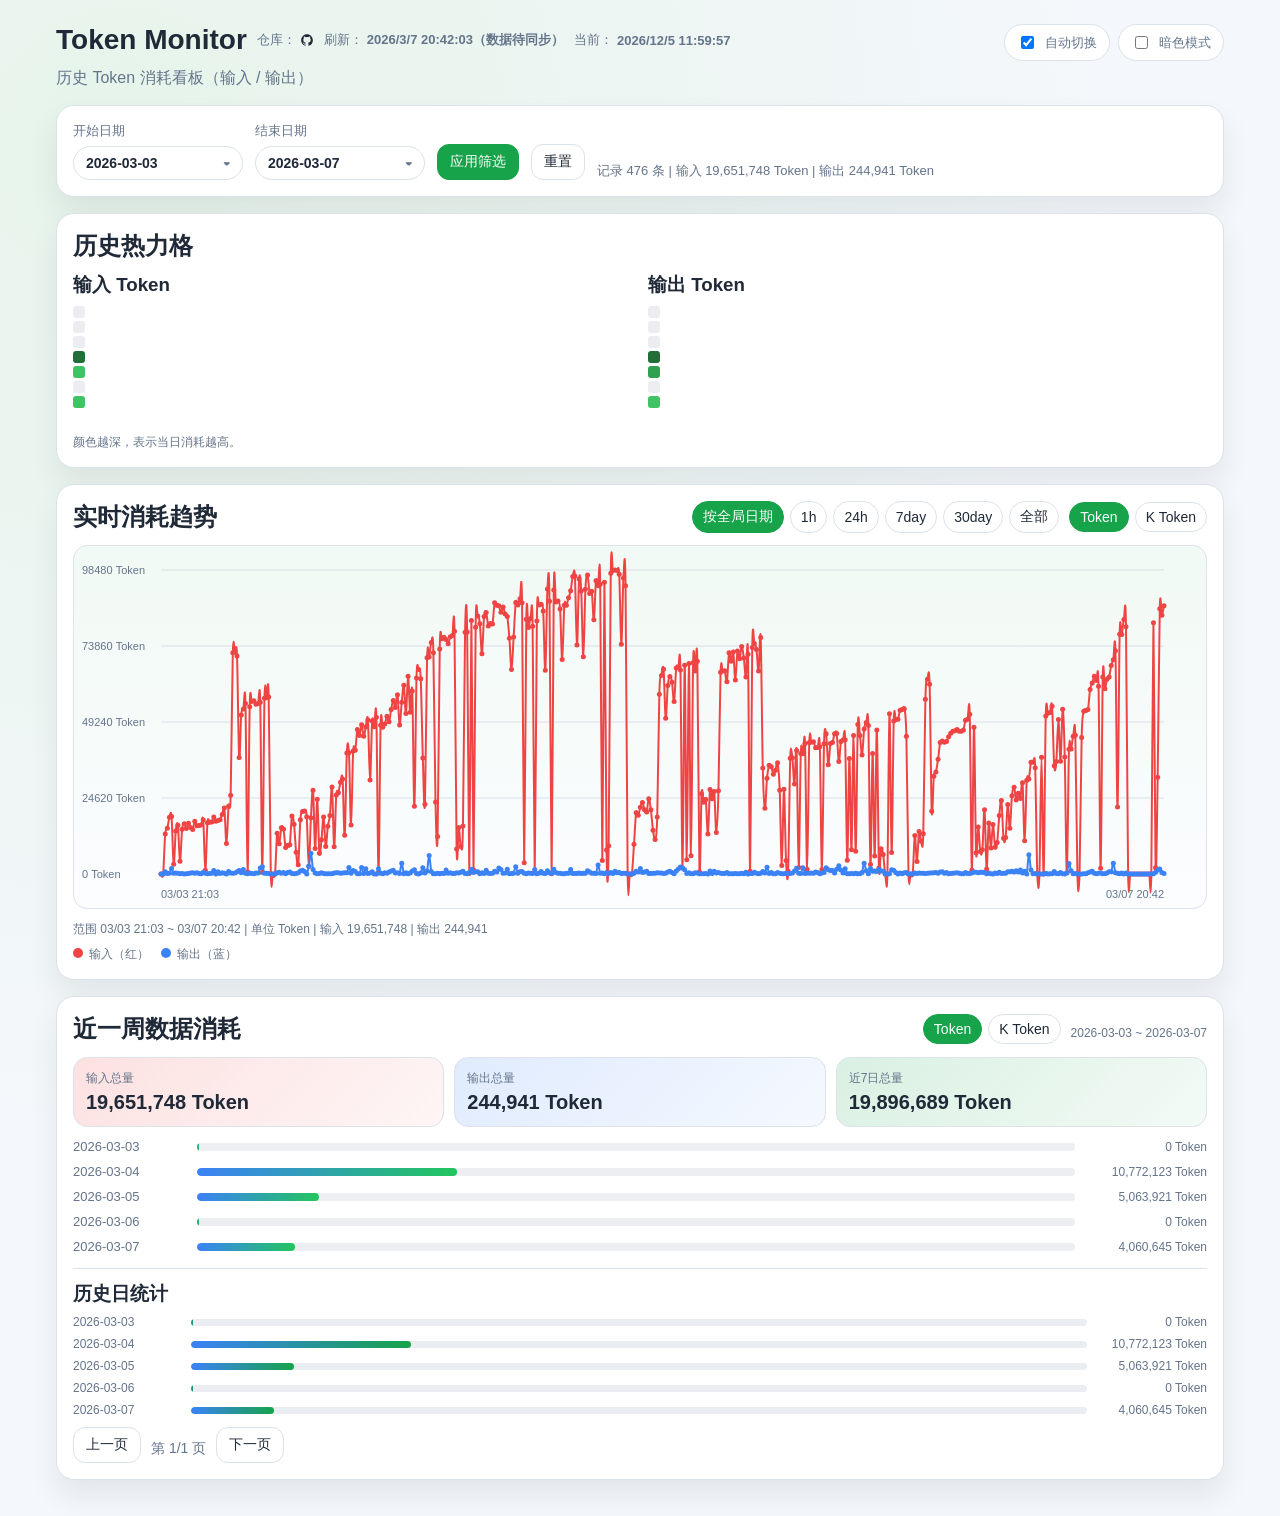
<file: token-monitor/index.html>
<!DOCTYPE html>
<html lang="zh-CN">
<head>
  <meta charset="UTF-8" />
  <meta name="viewport" content="width=device-width, initial-scale=1.0" />
  <title>Token Monitor</title>
  <link rel="stylesheet" href="./styles.css" />
</head>
<body>
  <main class="page">
    <header class="topbar">
      <div class="title-block">
        <div class="title-row">
          <h1>Token Monitor</h1>
          <span class="inline-meta">仓库：
            <a id="repoLink" class="repo-icon-link" href="https://github.com/ZhaoRunRunRun/ZhaoRunRunRun.github.io" target="_blank" rel="noopener" aria-label="GitHub 仓库">
              <svg viewBox="0 0 24 24" aria-hidden="true">
                <path d="M12 2C6.48 2 2 6.58 2 12.23c0 4.51 2.87 8.33 6.84 9.68.5.1.66-.22.66-.49 0-.24-.01-1.05-.01-1.9-2.78.62-3.37-1.21-3.37-1.21-.45-1.19-1.11-1.51-1.11-1.51-.91-.64.07-.63.07-.63 1 .07 1.53 1.05 1.53 1.05.9 1.57 2.36 1.12 2.93.86.09-.67.35-1.12.64-1.38-2.22-.26-4.55-1.14-4.55-5.08 0-1.12.39-2.03 1.03-2.75-.1-.26-.45-1.3.1-2.72 0 0 .84-.27 2.75 1.05A9.32 9.32 0 0 1 12 6.84c.85 0 1.7.12 2.5.35 1.9-1.32 2.74-1.05 2.74-1.05.55 1.42.2 2.46.1 2.72.64.72 1.03 1.63 1.03 2.75 0 3.95-2.33 4.82-4.56 5.08.36.32.68.94.68 1.9 0 1.37-.01 2.47-.01 2.8 0 .27.17.59.67.49A10.27 10.27 0 0 0 22 12.23C22 6.58 17.52 2 12 2z"></path>
              </svg>
            </a>
          </span>
          <span class="inline-meta">刷新：<strong id="refreshAt">-</strong></span>
          <span class="inline-meta">当前：<strong id="nowClock">-</strong></span>
        </div>
        <p>历史 Token 消耗看板（输入 / 输出）</p>
      </div>
      <div class="theme-controls">
        <label class="pill-switch">
          <input id="autoTheme" type="checkbox" checked />
          <span>自动切换</span>
        </label>
        <label class="pill-switch">
          <input id="darkTheme" type="checkbox" />
          <span>暗色模式</span>
        </label>
      </div>
    </header>

    <section class="filters card">
      <label>
        开始日期
        <div class="date-dd" id="startDateWrap">
          <button id="startDateBtn" type="button" class="date-dd-btn">全部</button>
          <div id="startDateMenu" class="date-dd-menu" hidden></div>
          <input id="startDate" type="hidden" value="" />
        </div>
      </label>
      <label>
        结束日期
        <div class="date-dd" id="endDateWrap">
          <button id="endDateBtn" type="button" class="date-dd-btn">全部</button>
          <div id="endDateMenu" class="date-dd-menu" hidden></div>
          <input id="endDate" type="hidden" value="" />
        </div>
      </label>
      <button id="applyBtn" type="button">应用筛选</button>
      <button id="resetBtn" type="button" class="ghost">重置</button>
      <span id="statusText"></span>
    </section>

    <section class="card heatmaps">
      <h2>历史热力格</h2>
      <div class="split">
        <article>
          <h3>输入 Token</h3>
          <div id="inputHeatmap" class="heatmap"></div>
        </article>
        <article>
          <h3>输出 Token</h3>
          <div id="outputHeatmap" class="heatmap"></div>
        </article>
      </div>
      <p class="legend">颜色越深，表示当日消耗越高。</p>
    </section>

    <section class="card line-panel">
      <div class="line-header">
        <h2>实时消耗趋势</h2>
        <div class="line-tools">
          <div class="range-group" id="quickRangeGroup" role="group" aria-label="快捷时间范围">
            <button type="button" class="range-btn" data-range="custom">按全局日期</button>
            <button type="button" class="range-btn" data-range="1h">1h</button>
            <button type="button" class="range-btn" data-range="24h">24h</button>
            <button type="button" class="range-btn" data-range="7d">7day</button>
            <button type="button" class="range-btn" data-range="30d">30day</button>
            <button type="button" class="range-btn" data-range="all">全部</button>
          </div>
          <div class="range-group" id="unitGroup" role="group" aria-label="单位选择">
            <button type="button" class="range-btn" data-unit="token">Token</button>
            <button type="button" class="range-btn" data-unit="k">K Token</button>
          </div>
        </div>
      </div>
      <div class="chart-wrap">
        <canvas id="lineChart" width="1400" height="420" aria-label="Token trend chart"></canvas>
        <div id="chartTooltip" class="chart-tooltip" hidden></div>
      </div>
      <p id="lineMeta" class="legend"></p>
      <p class="legend"><span class="dot red"></span>输入（红）<span class="dot blue"></span>输出（蓝）</p>
    </section>

    <section class="card week-panel">
      <div class="week-header">
        <h2>近一周数据消耗</h2>
        <div class="week-head-right">
          <div class="range-group" id="weekUnitGroup" role="group" aria-label="近一周单位选择">
            <button type="button" class="range-btn" data-unit="token">Token</button>
            <button type="button" class="range-btn" data-unit="k">K Token</button>
          </div>
          <span id="weekRangeText" class="legend"></span>
        </div>
      </div>
      <div class="week-stats">
        <article class="week-stat in">
          <span>输入总量</span>
          <strong id="weekInputTotal">0</strong>
        </article>
        <article class="week-stat out">
          <span>输出总量</span>
          <strong id="weekOutputTotal">0</strong>
        </article>
        <article class="week-stat sum">
          <span>近7日总量</span>
          <strong id="weekSumTotal">0</strong>
        </article>
      </div>
      <div id="weekRows" class="week-rows"></div>

      <div class="week-pager-panel">
        <h3>历史日统计</h3>
        <div id="weekPageRows" class="week-page-rows"></div>
        <div class="pager-actions">
          <button id="prevPageBtn" type="button" class="ghost">上一页</button>
          <span id="pageText" class="legend">第 1 页</span>
          <button id="nextPageBtn" type="button" class="ghost">下一页</button>
        </div>
      </div>
    </section>
  </main>

  <script src="./script.js"></script>
</body>
</html>
</file>
<file: token-monitor/styles.css>
:root {
  --bg: #f4f7fb;
  --bg-accent: radial-gradient(circle at 10% 10%, #e6f4ea 0%, #f4f7fb 55%), radial-gradient(circle at 90% 20%, #e8eefc 0%, transparent 40%);
  --panel: #ffffff;
  --text: #1f2937;
  --muted: #64748b;
  --border: #dbe2ea;
  --shadow: 0 16px 30px rgba(31, 41, 55, 0.08);
  --green-0: #ebedf0;
  --green-1: #9be9a8;
  --green-2: #40c463;
  --green-3: #30a14e;
  --green-4: #216e39;
  --input-line: #ef4444;
  --output-line: #3b82f6;
}

:root.dark {
  --bg: #0f172a;
  --bg-accent: radial-gradient(circle at 10% 10%, #0b3a2e 0%, #0f172a 55%), radial-gradient(circle at 90% 20%, #1e293b 0%, transparent 40%);
  --panel: #111827;
  --text: #e5e7eb;
  --muted: #94a3b8;
  --border: #233047;
  --shadow: 0 18px 34px rgba(0, 0, 0, 0.35);
  --green-0: #161b22;
  --green-1: #0e4429;
  --green-2: #006d32;
  --green-3: #26a641;
  --green-4: #39d353;
}

* { box-sizing: border-box; }
body {
  margin: 0;
  color: var(--text);
  background: var(--bg-accent), var(--bg);
  font-family: "Segoe UI", "PingFang SC", "Hiragino Sans GB", sans-serif;
}

.page {
  max-width: 1200px;
  margin: 0 auto;
  padding: 24px 16px 36px;
  display: grid;
  gap: 16px;
}

.topbar {
  display: flex;
  justify-content: space-between;
  align-items: flex-start;
  gap: 16px;
}

h1, h2, h3, p { margin: 0; }
h1 { font-size: 28px; }
.topbar p { color: var(--muted); margin-top: 6px; }

.card {
  background: var(--panel);
  border: 1px solid var(--border);
  border-radius: 18px;
  box-shadow: var(--shadow);
  padding: 16px;
}

.filters {
  display: flex;
  flex-wrap: wrap;
  align-items: end;
  gap: 12px;
}

.filters label {
  display: grid;
  gap: 6px;
  color: var(--muted);
  font-size: 13px;
}

button {
  border-radius: 12px;
  border: 1px solid var(--border);
  background: var(--panel);
  color: var(--text);
  padding: 8px 12px;
  font-size: 14px;
}

button {
  cursor: pointer;
  background: #16a34a;
  color: #ffffff;
  border: 1px solid #16a34a;
}
button.ghost {
  background: transparent;
  color: var(--text);
  border-color: var(--border);
}

#statusText { color: var(--muted); font-size: 13px; }

.title-block {
  display: grid;
  gap: 6px;
}

.title-row {
  display: flex;
  align-items: center;
  flex-wrap: wrap;
  gap: 10px;
}

.inline-meta {
  color: var(--muted);
  font-size: 13px;
  display: inline-flex;
  align-items: center;
  gap: 4px;
}

.repo-icon-link {
  display: inline-flex;
  vertical-align: middle;
  color: var(--text);
  text-decoration: none;
}

.repo-icon-link svg {
  width: 14px;
  height: 14px;
  fill: currentColor;
}

.date-dd {
  position: relative;
  width: 170px;
}

.date-dd-btn {
  width: 100%;
  text-align: left;
  border-radius: 999px;
  background: var(--panel);
  color: var(--text);
  border: 1px solid var(--border);
  font-family: "Nunito", "Avenir Next", "PingFang SC", "Hiragino Sans GB", sans-serif;
  font-weight: 700;
}

.date-dd-btn::after {
  content: "▾";
  float: right;
  color: var(--muted);
}

.date-dd-menu {
  position: absolute;
  left: 0;
  right: 0;
  top: calc(100% + 6px);
  z-index: 30;
  background: var(--panel);
  border: 1px solid var(--border);
  border-radius: 14px;
  box-shadow: var(--shadow);
  max-height: 220px;
  overflow: auto;
  padding: 6px;
}

.date-dd-item {
  width: 100%;
  text-align: left;
  background: transparent;
  color: var(--text);
  border: 0;
  border-radius: 10px;
  padding: 7px 8px;
}

.date-dd-item:hover {
  background: rgba(148, 163, 184, 0.15);
}

.line-header {
  display: flex;
  justify-content: space-between;
  gap: 12px;
  flex-wrap: wrap;
  align-items: center;
}

.line-tools {
  display: flex;
  gap: 10px;
  flex-wrap: wrap;
  align-items: center;
}

.range-group {
  display: flex;
  gap: 6px;
  flex-wrap: wrap;
}

.range-btn {
  background: transparent;
  color: var(--text);
  border: 1px solid var(--border);
  border-radius: 999px;
  padding: 6px 10px;
}

.range-btn.active {
  background: #16a34a;
  border-color: #16a34a;
  color: #ffffff;
}

.chart-wrap {
  position: relative;
}

.chart-tooltip {
  position: absolute;
  pointer-events: none;
  z-index: 20;
  transform: translate(-50%, -125%);
  background: rgba(15, 23, 42, 0.98);
  color: #ffffff;
  border: 1px solid rgba(148, 163, 184, 0.45);
  border-radius: 8px;
  padding: 6px 8px;
  font-size: 11px;
  line-height: 1.25;
  white-space: nowrap;
  box-shadow: 0 8px 20px rgba(0, 0, 0, 0.25);
}

.chart-tooltip .tt-time {
  font-weight: 700;
  margin-right: 8px;
  color: #d1fae5;
}

.chart-tooltip .tt-val {
  margin-right: 8px;
}

.chart-tooltip .tt-in {
  color: #fca5a5;
}

.chart-tooltip .tt-out {
  color: #93c5fd;
}

:root.dark .chart-tooltip {
  background: rgba(2, 6, 23, 0.95);
}

.theme-controls {
  display: flex;
  gap: 8px;
  flex-wrap: wrap;
}

.pill-switch {
  display: inline-flex;
  align-items: center;
  gap: 8px;
  background: var(--panel);
  border: 1px solid var(--border);
  border-radius: 999px;
  padding: 8px 12px;
  font-size: 13px;
  color: var(--muted);
}

.split {
  margin-top: 10px;
  display: grid;
  grid-template-columns: 1fr 1fr;
  gap: 16px;
}

.heatmap {
  margin-top: 8px;
  display: grid;
  grid-auto-flow: column;
  grid-template-rows: repeat(7, 12px);
  grid-auto-columns: 12px;
  gap: 3px;
  overflow-x: auto;
  min-height: 120px;
  padding-bottom: 4px;
}

.cell {
  width: 12px;
  height: 12px;
  border-radius: 3px;
  background: var(--green-0);
}

.legend {
  color: var(--muted);
  font-size: 12px;
  margin-top: 8px;
}

.line-panel canvas {
  margin-top: 12px;
  width: 100%;
  height: auto;
  border: 1px solid var(--border);
  border-radius: 14px;
  background: linear-gradient(180deg, rgba(22, 163, 74, 0.06), rgba(59, 130, 246, 0.02));
}

.dot {
  display: inline-block;
  width: 10px;
  height: 10px;
  border-radius: 999px;
  margin: 0 6px 0 12px;
}
.dot.red { background: var(--input-line); margin-left: 0; }
.dot.blue { background: var(--output-line); }

.week-header {
  display: flex;
  justify-content: space-between;
  align-items: center;
  gap: 10px;
  flex-wrap: wrap;
}

.week-head-right {
  display: flex;
  align-items: center;
  gap: 10px;
  flex-wrap: wrap;
}

.week-stats {
  margin-top: 12px;
  display: grid;
  grid-template-columns: repeat(3, minmax(0, 1fr));
  gap: 10px;
}

.week-stat {
  border-radius: 14px;
  padding: 12px;
  border: 1px solid var(--border);
  background: rgba(148, 163, 184, 0.08);
}

.week-stat.in {
  background: linear-gradient(135deg, rgba(239, 68, 68, 0.16), rgba(239, 68, 68, 0.05));
}

.week-stat.out {
  background: linear-gradient(135deg, rgba(59, 130, 246, 0.16), rgba(59, 130, 246, 0.05));
}

.week-stat.sum {
  background: linear-gradient(135deg, rgba(22, 163, 74, 0.16), rgba(22, 163, 74, 0.05));
}

.week-stat span {
  display: block;
  color: var(--muted);
  font-size: 12px;
}

.week-stat strong {
  display: block;
  margin-top: 4px;
  font-size: 20px;
}

.week-rows {
  margin-top: 12px;
  display: grid;
  gap: 10px;
}

.week-row {
  display: grid;
  grid-template-columns: 112px 1fr 120px;
  align-items: center;
  gap: 12px;
}

.week-row .day {
  color: var(--muted);
  font-size: 13px;
}

.week-line {
  height: 8px;
  border-radius: 999px;
  background: rgba(148, 163, 184, 0.18);
  overflow: hidden;
}

.week-line i {
  display: block;
  height: 100%;
  border-radius: 999px;
  background: linear-gradient(90deg, #3b82f6, #22c55e);
}

.week-row .num {
  text-align: right;
  font-size: 12px;
  color: var(--muted);
}

.week-pager-panel {
  margin-top: 14px;
  border-top: 1px solid var(--border);
  padding-top: 12px;
}

.week-page-rows {
  margin-top: 8px;
  display: grid;
  gap: 8px;
}

.page-row {
  display: grid;
  grid-template-columns: 108px 1fr 110px;
  gap: 10px;
  align-items: center;
}

.page-row .date {
  color: var(--muted);
  font-size: 12px;
}

.page-row .bar {
  height: 7px;
  border-radius: 999px;
  background: rgba(148, 163, 184, 0.2);
  overflow: hidden;
}

.page-row .bar i {
  display: block;
  height: 100%;
  border-radius: 999px;
  background: linear-gradient(90deg, #3b82f6, #16a34a);
}

.page-row .val {
  text-align: right;
  font-size: 12px;
  color: var(--muted);
}

.pager-actions {
  margin-top: 10px;
  display: flex;
  align-items: center;
  gap: 10px;
}

#pageText {
  font-size: 14px;
}

@media (max-width: 880px) {
  .split { grid-template-columns: 1fr; }
  .topbar { flex-direction: column; }
  .line-header { align-items: flex-start; }
  .week-stats { grid-template-columns: 1fr; }
  .week-row { grid-template-columns: 88px 1fr 100px; }
  .page-row { grid-template-columns: 88px 1fr 90px; }
}
</file>
